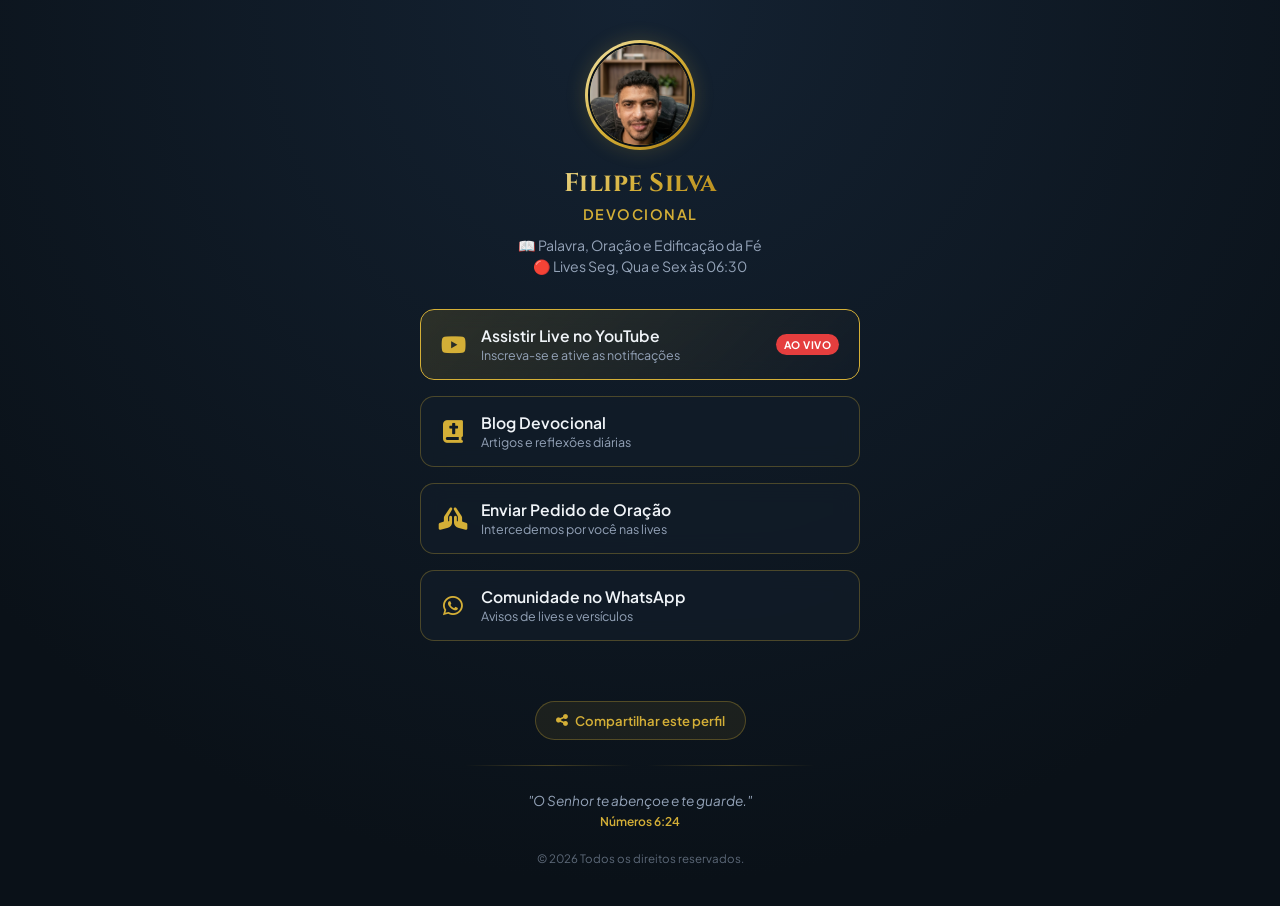
<file: index.html>
<!DOCTYPE html>
<html lang="pt-BR">
<head>
  <meta charset="UTF-8">
  <meta name="viewport" content="width=device-width, initial-scale=1.0">
  <meta name="robots" content="index, follow, max-image-preview:large, max-snippet:-1, max-video-preview:-1">
  <meta name="keywords" content="Filipe Silva, Devocional, Devocional Diário, Oração ao vivo, Palavra de Deus, Estudo Bíblico, Live Devocional, Fé Cristã">
  <meta name="description" content="Acompanhe as lives devocionais ao vivo com Filipe Silva. Transmissões de palavra, oração e edificação da fé toda segunda, quarta e sexta às 06:30.">
  <meta name="author" content="Filipe Silva">
  <title>Filipe Silva | Devocional</title>
  <link rel="stylesheet" href="style.css">
  <!-- Fontes do Google -->
  <link rel="preconnect" href="https://fonts.googleapis.com">
  <link rel="preconnect" href="https://fonts.gstatic.com" crossorigin>
  <link href="https://fonts.googleapis.com/css2?family=Cinzel:wght@600;700&family=Plus+Jakarta+Sans:wght@400;500;600&display=swap" rel="stylesheet">
  <!-- Ícones Font Awesome -->
  <link rel="stylesheet" href="https://cdnjs.cloudflare.com/ajax/libs/font-awesome/6.4.0/css/all.min.css">
  <link rel="shortcut icon" href="foto-perfil.jpg" type="image/x-icon" sizes="256x256">
</head>
<body>

  <div class="background-overlay"></div>

  <main class="container">
    <!-- Perfil -->
    <header class="profile">
      <div class="avatar-wrapper">
        <img src="foto-perfil.jpg" alt="Filipe Silva" class="avatar">
      </div>
      <h1 class="profile-title">Filipe Silva</h1>
      <p class="profile-subtitle">Devocional</p>
      <p class="profile-bio">📖 Palavra, Oração e Edificação da Fé<br>🔴 Lives Seg, Qua e Sex às 06:30</p>
    </header>

    <!-- Lista de Links -->
    <section class="links-container">

      <!-- Link Destaque (YouTube Live) -->
      <a href="https://youtube.com/@filipesilvadevocional" target="_blank" class="link-card featured">
        <div class="link-icon">
          <i class="fa-brands fa-youtube"></i>
        </div>
        <div class="link-text">
          <span class="link-title">Assistir Live no YouTube</span>
          <span class="link-desc">Inscreva-se e ative as notificações</span>
        </div>
        <div class="link-badge">AO VIVO</div>
      </a>

      <!-- Link Blog -->
      <a href="https://blog.filipesilvadevocional.com" target="_blank" class="link-card">
        <div class="link-icon">
          <i class="fa-solid fa-book-bible"></i>
        </div>
        <div class="link-text">
          <span class="link-title">Blog Devocional</span>
          <span class="link-desc">Artigos e reflexões diárias</span>
        </div>
      </a>

      <!-- Link Pedido de Oração -->
      <a href="https://forms.google.com" target="_blank" class="link-card">
        <div class="link-icon">
          <i class="fa-solid fa-hands-praying"></i>
        </div>
        <div class="link-text">
          <span class="link-title">Enviar Pedido de Oração</span>
          <span class="link-desc">Intercedemos por você nas lives</span>
        </div>
      </a>

      <!-- Link Grupo WhatsApp -->
      <a href="https://chat.whatsapp.com" target="_blank" class="link-card">
        <div class="link-icon">
          <i class="fa-brands fa-whatsapp"></i>
        </div>
        <div class="link-text">
          <span class="link-title">Comunidade no WhatsApp</span>
          <span class="link-desc">Avisos de lives e versículos</span>
        </div>
      </a>

    </section>

    <!-- Rodapé Aprimorado -->
    <footer class="social-footer">
      
      <!-- Botão de Compartilhar Linktree -->
      <button id="shareBtn" class="share-btn">
        <i class="fa-solid fa-share-nodes"></i> Compartilhar este perfil
      </button>

      <!-- Divisor Elegante -->
      <div class="footer-divider">
        <span class="divider-line"></span>
        <span class="divider-line"></span>
      </div>

      <!-- Versículo do Rodapé -->
      <blockquote class="footer-quote">
        "O Senhor te abençoe e te guarde."
        <cite>Números 6:24</cite>
      </blockquote>

      <!-- Direitos Autoriais / Marca -->
      <div class="brand-credits">
        <p class="copyright">&copy; <span id="year"></span> Todos os direitos reservados.</p>
      </div>

    </footer>
  </main>

  <script src="script.js"></script>
</body>
</html>
</file>
<file: style.css>
:root {
  --bg-dark: #0a1118;
  --bg-card: rgba(18, 28, 40, 0.75);
  --bg-card-hover: rgba(26, 40, 58, 0.9);
  --gold-primary: #d4af37;
  --gold-gradient: linear-gradient(135deg, #f3e5ab 0%, #d4af37 50%, #aa7c11 100%);
  --text-main: #f0f4f8;
  --text-muted: #94a3b8;
  --border-gold: rgba(212, 175, 55, 0.3);
  --shadow-gold: rgba(212, 175, 55, 0.2);
}

* {
  margin: 0;
  padding: 0;
  box-sizing: border-box;
}

body {
  font-family: 'Plus Jakarta Sans', sans-serif;
  background-color: var(--bg-dark);
  color: var(--text-main);
  min-height: 100vh;
  display: flex;
  justify-content: center;
  align-items: center;
  position: relative;
  overflow-x: hidden;
}

/* Fundo com gradiente suave */
.background-overlay {
  position: fixed;
  top: 0;
  left: 0;
  width: 100%;
  height: 100%;
  background: radial-gradient(circle at top, #142232 0%, #0a1118 80%);
  z-index: -1;
}

/* Container Principal */
.container {
  width: 100%;
  max-width: 480px;
  padding: 40px 20px;
  display: flex;
  flex-direction: column;
  align-items: center;
  text-align: center;
}

/* Cabeçalho de Perfil */
.profile {
  margin-bottom: 32px;
}

.avatar-wrapper {
  position: relative;
  width: 110px;
  height: 110px;
  margin: 0 auto 16px;
  border-radius: 50%;
  padding: 3px;
  background: var(--gold-gradient);
  box-shadow: 0 0 20px var(--shadow-gold);
}

.avatar {
  width: 100%;
  height: 100%;
  object-fit: cover;
  border-radius: 50%;
  border: 2px solid var(--bg-dark);
}

.profile-title {
  font-family: 'Cinzel', serif;
  font-size: 1.6rem;
  font-weight: 700;
  letter-spacing: 0.5px;
  background: var(--gold-gradient);
  -webkit-background-clip: text;
  -webkit-text-fill-color: transparent;
  margin-bottom: 4px;
}

.profile-subtitle {
  font-size: 0.9rem;
  color: var(--gold-primary);
  text-transform: uppercase;
  letter-spacing: 1.5px;
  font-weight: 600;
  margin-bottom: 12px;
}

.profile-bio {
  font-size: 0.88rem;
  color: var(--text-muted);
  line-height: 1.5;
}

/* Container de Links */
.links-container {
  width: 100%;
  display: flex;
  flex-direction: column;
  gap: 16px;
  margin-bottom: 40px;
}

/* Cards de Link */
.link-card {
  display: flex;
  align-items: center;
  padding: 16px 20px;
  background: var(--bg-card);
  border: 1px solid var(--border-gold);
  border-radius: 14px;
  text-decoration: none;
  color: var(--text-main);
  transition: all 0.3s cubic-bezier(0.25, 0.8, 0.25, 1);
  backdrop-filter: blur(10px);
  position: relative;
  overflow: hidden;
}

.link-card:hover {
  transform: translateY(-3px);
  background: var(--bg-card-hover);
  border-color: var(--gold-primary);
  box-shadow: 0 8px 25px rgba(0, 0, 0, 0.4), 0 0 15px var(--shadow-gold);
}

.link-icon {
  font-size: 1.4rem;
  color: var(--gold-primary);
  margin-right: 16px;
  width: 24px;
  display: flex;
  justify-content: center;
}

.link-text {
  display: flex;
  flex-direction: column;
  text-align: left;
  flex: 1;
}

.link-title {
  font-weight: 600;
  font-size: 0.98rem;
}

.link-desc {
  font-size: 0.78rem;
  color: var(--text-muted);
  margin-top: 2px;
}

/* Botão de Destaque (Ao Vivo) */
.link-card.featured {
  background: linear-gradient(135deg, rgba(212, 175, 55, 0.15) 0%, rgba(18, 28, 40, 0.85) 100%);
  border: 1.5px solid var(--gold-primary);
}

.link-badge {
  font-size: 0.65rem;
  font-weight: 700;
  background: #e53e3e;
  color: #fff;
  padding: 4px 8px;
  border-radius: 20px;
  letter-spacing: 0.5px;
  animation: pulse 2s infinite;
}

@keyframes pulse {
  0% { opacity: 1; transform: scale(1); }
  50% { opacity: 0.7; transform: scale(0.95); }
  100% { opacity: 1; transform: scale(1); }
}

/* ==========================================
   FOOTER MEHORADO
   ========================================== */

.social-footer {
  width: 100%;
  display: flex;
  flex-direction: column;
  align-items: center;
  gap: 20px;
  margin-top: 10px;
  padding-top: 10px;
}

/* Botão de Compartilhar */
.share-btn {
  background: rgba(212, 175, 55, 0.08);
  border: 1px solid var(--border-gold);
  color: var(--gold-primary);
  font-family: 'Plus Jakarta Sans', sans-serif;
  font-size: 0.82rem;
  font-weight: 600;
  padding: 10px 20px;
  border-radius: 30px;
  cursor: pointer;
  display: flex;
  align-items: center;
  gap: 8px;
  transition: all 0.3s ease;
}

.share-btn:hover {
  background: var(--gold-gradient);
  color: #0a1118;
  border-color: transparent;
  box-shadow: 0 4px 15px var(--shadow-gold);
  transform: translateY(-2px);
}

/* Divisor Decorativo */
.footer-divider {
  display: flex;
  align-items: center;
  justify-content: center;
  width: 80%;
  gap: 12px;
  margin: 5px 0;
}

.divider-line {
  flex: 1;
  height: 1px;
  background: linear-gradient(90deg, transparent, var(--border-gold), transparent);
}

.divider-icon {
  font-size: 0.75rem;
  color: var(--gold-primary);
  opacity: 0.7;
}

/* Versículo Rodapé */
.footer-quote {
  font-style: italic;
  font-size: 0.85rem;
  color: var(--text-muted);
  line-height: 1.4;
  max-width: 320px;
}

.footer-quote cite {
  display: block;
  font-style: normal;
  font-size: 0.75rem;
  font-weight: 600;
  color: var(--gold-primary);
  margin-top: 4px;
}

/* Ícones de Redes Sociais */
.social-icons {
  display: flex;
  gap: 14px;
}

.social-link {
  width: 42px;
  height: 42px;
  border-radius: 50%;
  background: var(--bg-card);
  border: 1px solid var(--border-gold);
  color: var(--text-main);
  display: flex;
  align-items: center;
  justify-content: center;
  font-size: 1.1rem;
  text-decoration: none;
  transition: all 0.3s ease;
}

.social-link:hover {
  color: var(--gold-primary);
  border-color: var(--gold-primary);
  background: var(--bg-card-hover);
  transform: translateY(-3px);
  box-shadow: 0 5px 15px rgba(0, 0, 0, 0.3);
}

/* Marca d'água / Créditos */
.brand-credits {
  display: flex;
  flex-direction: column;
  gap: 2px;
}

.brand-name {
  font-family: 'Cinzel', serif;
  font-size: 0.8rem;
  letter-spacing: 1px;
  color: var(--gold-primary);
  opacity: 0.9;
}

.copyright {
  font-size: 0.72rem;
  color: var(--text-muted);
  opacity: 0.6;
}
</file>
